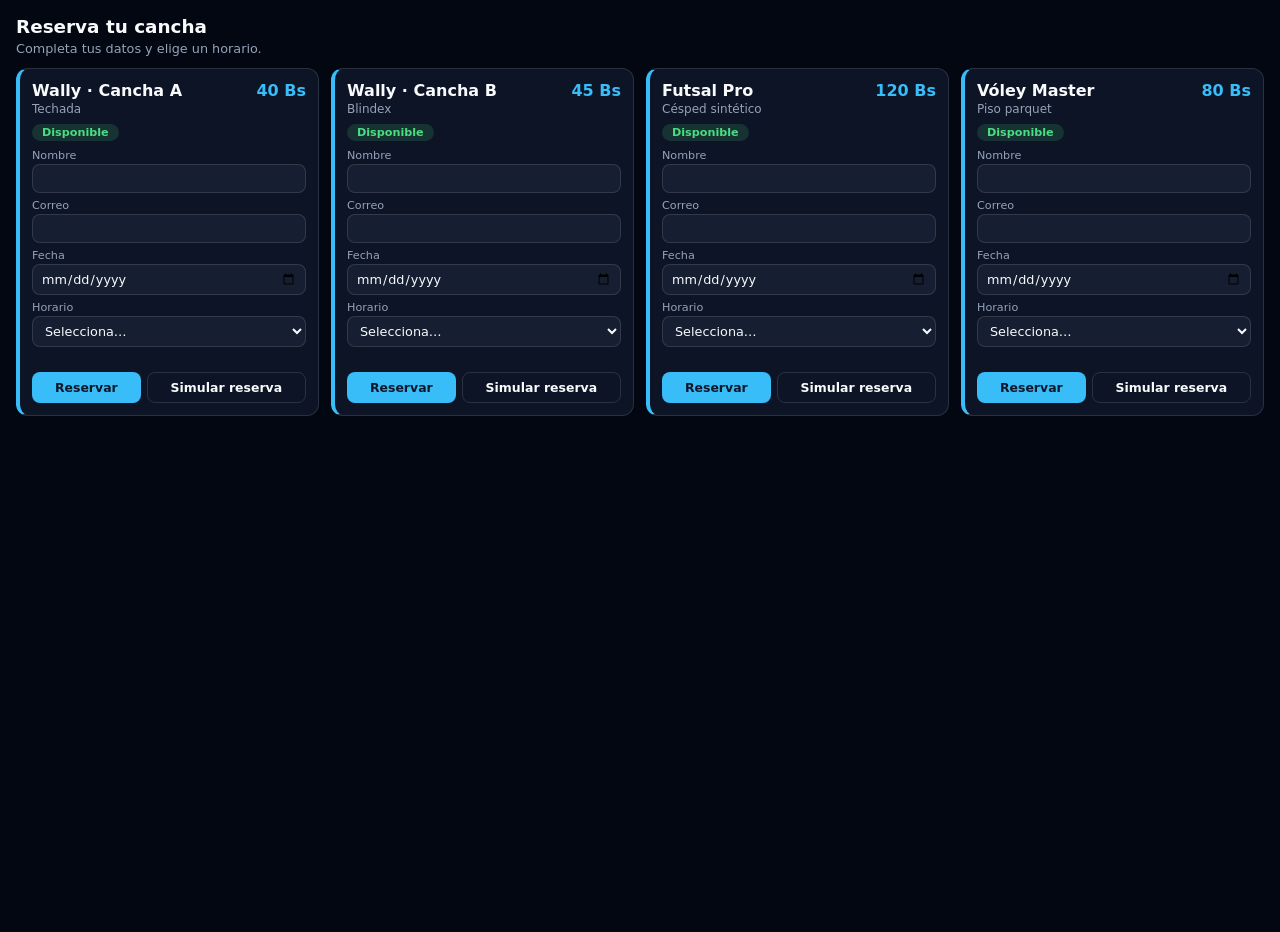
<file: semana1V/reservas/index.html>
<!DOCTYPE html>
<html lang="es">
<head>
    <meta charset="UTF-8">
    <meta name="viewport" content="width=device-width, initial-scale=1.0">
    <title>Reservas · DeporZone</title>
    <!-- Rutas relativas: funcionan en https://usuario.github.io/repo/reservas/ -->
    <link rel="stylesheet" href="reserva.css">
    <style>
        /* Solo para la demo aislada; no forma parte del componente */
        .pagina-demo { margin: 0; padding: 16px; background: #030712; min-height: 100vh; }
    </style>
</head>
<body class="pagina-demo">

    <section class="reserva-modulo" aria-labelledby="reserva-titulo">
        <h2 class="reserva-modulo__titulo" id="reserva-titulo">Reserva tu cancha</h2>
        <p class="reserva-modulo__sub">Completa tus datos y elige un horario.</p>
        <ul class="reserva-modulo__lista"></ul>

        <!-- Plantilla base: se clona una vez por cada objeto de RESERVA_DATOS -->
        <template>
            <article class="reserva-card" data-id="">
                <header class="reserva-card__cabecera">
                    <div>
                        <h3 class="reserva-card__nombre" data-campo="nombre-espacio"></h3>
                        <p class="reserva-card__detalle" data-campo="detalle"></p>
                    </div>
                    <span class="reserva-card__precio" data-campo="precio"></span>
                </header>

                <span class="reserva-card__estado" data-campo="estado" role="status"></span>

                <form class="reserva-card__form" novalidate>
                    <label class="reserva-card__campo" data-for="nombre">Nombre
                        <input class="reserva-card__input" name="nombre" type="text" maxlength="40" autocomplete="name">
                    </label>
                    <label class="reserva-card__campo" data-for="correo">Correo
                        <input class="reserva-card__input" name="correo" type="email" autocomplete="email">
                    </label>
                    <label class="reserva-card__campo" data-for="fecha">Fecha
                        <input class="reserva-card__input" name="fecha" type="date">
                    </label>
                    <label class="reserva-card__campo" data-for="hora">Horario
                        <select class="reserva-card__input" name="hora">
                            <option value="">Selecciona…</option>
                        </select>
                    </label>
                    <p class="reserva-card__mensaje" data-campo="mensaje" role="alert"></p>
                    <div class="reserva-card__acciones">
                        <button type="button" class="reserva-card__boton" data-accion="reservar">Reservar</button>
                        <button type="button" class="reserva-card__boton reserva-card__boton--sec" data-accion="simular">Simular reserva</button>
                        <button type="button" class="reserva-card__boton reserva-card__boton--sec" data-accion="cancelar" hidden>Cancelar</button>
                    </div>
                </form>
            </article>
        </template>
    </section>

    <script src="reserva-datos.js"></script>
    <script src="reserva.js"></script>
</body>
</html>
</file>
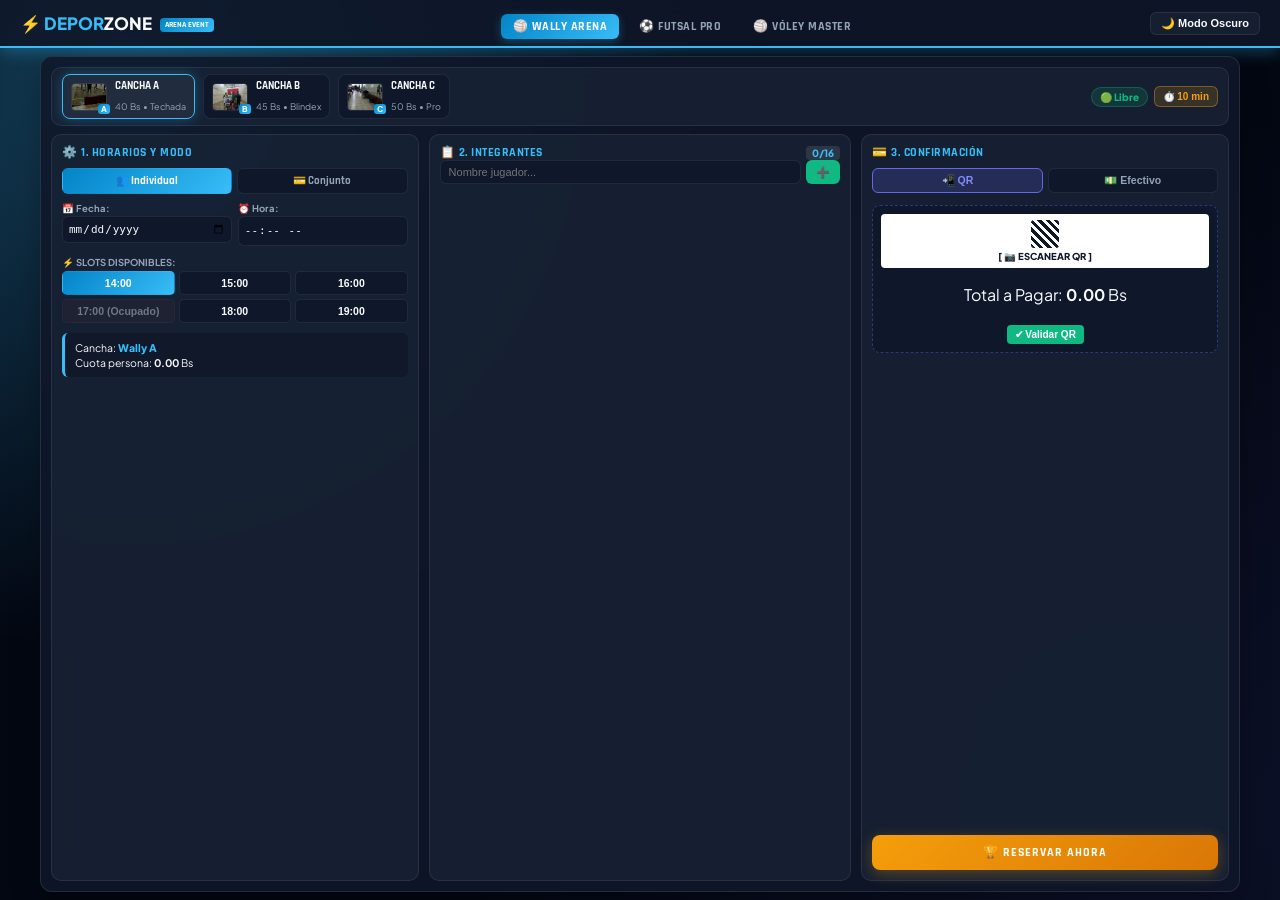
<file: semana2v/volleybol/index.html>
<!DOCTYPE html>
<html lang="es">
<head>
    <meta charset="UTF-8">
    <meta name="viewport" content="width=device-width, initial-scale=1.0">
    <title>DeporZone - Arena Gaming Hub</title>
    <link rel="stylesheet" href="styles.css">
    <link rel="preconnect" href="https://fonts.googleapis.com">
    <link rel="preconnect" href="https://fonts.gstatic.com" crossorigin>
    <link href="https://fonts.googleapis.com/css2?family=Plus+Jakarta+Sans:wght@600;700;800;900&family=Rajdhani:wght@600;700&display=swap" rel="stylesheet">
    <script src="https://code.jquery.com/jquery-3.7.1.min.js"></script>
</head>
<body class="theme-wally">

    <!-- Header Gaming Minimalista -->
    <header class="navbar-compact">
        <div class="logo">⚡ <span>DEPOR</span>ZONE <small class="beta-tag">ARENA EVENT</small></div>
        <ul class="nav-list">
            <li><a href="#" class="nav-link active spawn-balloon" data-sport="wally"><span class="nav-icon">🏐</span> WALLY ARENA</a></li>
            <li><a href="#" class="nav-link spawn-balloon" data-sport="futsal"><span class="nav-icon">⚽</span> FUTSAL PRO</a></li>
            <li><a href="#" class="nav-link spawn-balloon" data-sport="voley"><span class="nav-icon">🏐</span> VÓLEY MASTER</a></li>
        </ul>
        <button id="theme-toggle" class="theme-btn spawn-balloon">🌙 Modo Oscuro</button>
    </header>

    <main class="dashboard-wrapper">
        
        <!-- ================= SECCIÓN WALLY ================= -->
        <section id="wally" class="content-section sport-tab-active">
            <div class="dashboard-card glass-panel">
                
                <!-- TOP ROW: Canchas -->
                <div class="top-row">
                    <div class="canchas-row" id="canchas-container-wally">
                        <div class="cancha-chip selected spawn-balloon" data-cancha="A" data-precio="40">
                            <div class="chip-avatar">
                                <img src="img/vol/A.jpeg" alt="Cancha A" class="chip-img">
                                <span class="badge-lvl">A</span>
                            </div>
                            <div class="chip-info">
                                <strong>CANCHA A</strong>
                                <small>40 Bs • Techada</small>
                            </div>
                        </div>
                        <div class="cancha-chip spawn-balloon" data-cancha="B" data-precio="45">
                            <div class="chip-avatar">
                                <img src="img/vol/B.jpeg" alt="Cancha B" class="chip-img">
                                <span class="badge-lvl">B</span>
                            </div>
                            <div class="chip-info">
                                <strong>CANCHA B</strong>
                                <small>45 Bs • Blindex</small>
                            </div>
                        </div>
                        <div class="cancha-chip spawn-balloon" data-cancha="C" data-precio="50">
                            <div class="chip-avatar">
                                <img src="img/vol/C.jpeg" alt="Cancha C" class="chip-img">
                                <span class="badge-lvl">C</span>
                            </div>
                            <div class="chip-info">
                                <strong>CANCHA C</strong>
                                <small>50 Bs • Pro</small>
                            </div>
                        </div>
                    </div>

                    <button id="btn-ver-todas-wally" class="btn-ver-todas spawn-balloon" style="display:none;">↩ TODAS</button>

                    <div class="timer-corner-box">
                        <div id="status-cancha-wally" class="status-pill disponible">
                            <span id="lbl-status-wally">🟢 Libre</span>
                            <span id="timer-ocupado-wally" class="timer-tag" style="display:none;"> | ⏳ 00:00:00</span>
                        </div>
                        <button id="btn-iniciar-timer-wally" class="btn-timer-mini spawn-balloon">⏱️ 10 min</button>
                        <div id="display-timer-confirm-wally" class="timer-mini-display" style="display:none;">
                            ⏳ <strong id="time-left-wally">10:00</strong>
                        </div>
                    </div>
                </div>

                <!-- GRID 3 COLUMNAS -->
                <div class="grid-layout">
                    
                    <!-- COL 1: CONFIGURACIÓN Y HORARIOS -->
                    <div class="col-section">
                        <h4 class="col-title">⚙️ 1. Horarios y Modo</h4>
                        
                        <div class="modo-pago-selector">
                            <button class="btn-modo active spawn-balloon" data-sport="wally" data-modo="individual">👥 Individual</button>
                            <button class="btn-modo spawn-balloon" data-sport="wally" data-modo="conjunto">💳 Conjunto</button>
                        </div>

                        <div class="input-compact-grid">
                            <div class="field-mini"><label>📅 Fecha:</label><input type="date" id="fecha-wally"></div>
                            <div class="field-mini"><label>⏰ Hora:</label><input type="time" id="hora-wally" readonly></div>
                        </div>

                        <div class="horarios-container">
                            <label class="section-sublabel">⚡ Slots Disponibles:</label>
                            <div class="slots-grid" data-sport="wally">
                                <button class="slot-btn active spawn-balloon" data-time="14:00">14:00</button>
                                <button class="slot-btn spawn-balloon" data-time="15:00">15:00</button>
                                <button class="slot-btn spawn-balloon" data-time="16:00">16:00</button>
                                <button class="slot-btn ocupado" disabled>17:00 (Ocupado)</button>
                                <button class="slot-btn spawn-balloon" data-time="18:00">18:00</button>
                                <button class="slot-btn spawn-balloon" data-time="19:00">19:00</button>
                            </div>
                        </div>

                        <div id="summary-wally" class="summary-box">
                            <p>Cancha: <strong class="highlight-text">Wally <span id="lbl-cancha-wally">A</span></strong></p>
                            <p id="row-cuota-wally">Cuota persona: <strong id="cuota-persona-wally">0.00</strong> Bs</p>
                            <p id="row-total-wally" style="display:none;">Monto Total: <strong id="monto-total-conjunto-wally">40.00</strong> Bs</p>
                        </div>
                    </div>

                    <!-- COL 2: JUGADORES VS CAPITÁN -->
                    <div class="col-section">
                        <div id="panel-individual-wally" class="sub-panel-active">
                            <div class="col-header-flex">
                                <h4 class="col-title">📋 2. Integrantes</h4>
                                <span class="badge-count"><span id="total-jugadores-wally">0</span>/16</span>
                            </div>
                            <div class="input-group-mini">
                                <input type="text" id="nombre-jugador-wally" placeholder="Nombre jugador..." maxlength="25">
                                <button id="btn-anotar-wally" class="spawn-balloon">➕</button>
                            </div>
                            <div class="scroll-list-wrapper">
                                <ul id="lista-jugadores-wally" class="player-list-mini"></ul>
                            </div>
                        </div>

                        <div id="panel-conjunto-wally" class="sub-panel-hidden" style="display:none;">
                            <h4 class="col-title">👑 2. Responsable / Capitán</h4>
                            <div class="field-mini-block">
                                <label>Nombre del Capitán / Equipo:</label>
                                <input type="text" id="nombre-capitan-wally" placeholder="Ej. Team Inmortals" maxlength="35">
                            </div>
                            <div class="info-card-conjunto">
                                <p>⚡ <strong>Pago Directo:</strong> El responsable cubre el total del alquiler sin registrar 16 personas.</p>
                            </div>
                        </div>
                    </div>

                    <!-- COL 3: PASARELA -->
                    <div class="col-section">
                        <h4 class="col-title">💳 3. Confirmación</h4>
                        <div class="payment-mini-options">
                            <button class="pay-btn-mini active-pay spawn-balloon" data-sport="wally" data-method="qr">📲 QR</button>
                            <button class="pay-btn-mini spawn-balloon" data-sport="wally" data-method="efectivo">💵 Efectivo</button>
                        </div>
                        <div id="qr-container-wally" class="qr-box-mini">
                            <div class="qr-code-placeholder-mini">
                                <div class="qr-fake-art"></div>
                                <span>[ 📷 ESCANEAR QR ]</span>
                            </div>
                            <p>Total a Pagar: <strong id="monto-qr-wally">0.00</strong> Bs</p>
                            <button class="confirm-btn-mini spawn-balloon" data-sport="wally">✔ Validar QR</button>
                        </div>
                        <div class="finalizar-container-mini">
                            <button id="btn-finalizar-wally" class="btn-finalizar-reserva-mini spawn-balloon">🏆 RESERVAR AHORA</button>
                        </div>
                    </div>

                </div>
            </div>
        </section>

        <!-- ================= SECCIÓN FUTSAL ================= -->
        <section id="futsal" class="content-section" style="display: none;">
            <div class="dashboard-card glass-panel">
                <div class="top-row">
                    <div class="single-cancha-header">
                        <img src="img/vol/CANCHA.jpeg" alt="Futsal Arena" class="cancha-thumb">
                        <div class="single-cancha-text">
                            <strong>⚽ ARENA FUTSAL SINTÉTICA</strong>
                            <small>120 Bs/hora • Iluminación LED Pro</small>
                        </div>
                    </div>
                    <div class="timer-corner-box">
                        <div id="status-cancha-futsal" class="status-pill disponible">
                            <span id="lbl-status-futsal">🟢 Libre</span>
                            <span id="timer-ocupado-futsal" class="timer-tag" style="display:none;"> | ⏳ 00:00:00</span>
                        </div>
                        <button id="btn-iniciar-timer-futsal" class="btn-timer-mini spawn-balloon">⏱️ 10 min</button>
                        <div id="display-timer-confirm-futsal" class="timer-mini-display" style="display:none;">
                            ⏳ <strong id="time-left-futsal">10:00</strong>
                        </div>
                    </div>
                </div>

                <div class="grid-layout">
                    <div class="col-section">
                        <h4 class="col-title">⚙️ 1. Horarios y Modo</h4>
                        <div class="modo-pago-selector">
                            <button class="btn-modo active spawn-balloon" data-sport="futsal" data-modo="individual">👥 Individual</button>
                            <button class="btn-modo spawn-balloon" data-sport="futsal" data-modo="conjunto">💳 Conjunto</button>
                        </div>
                        <div class="input-compact-grid">
                            <div class="field-mini"><label>📅 Fecha:</label><input type="date" id="fecha-futsal"></div>
                            <div class="field-mini"><label>⏰ Hora:</label><input type="time" id="hora-futsal" readonly></div>
                        </div>

                        <div class="horarios-container">
                            <label class="section-sublabel">⚡ Slots Disponibles:</label>
                            <div class="slots-grid" data-sport="futsal">
                                <button class="slot-btn active spawn-balloon" data-time="18:00">18:00</button>
                                <button class="slot-btn spawn-balloon" data-time="19:00">19:00</button>
                                <button class="slot-btn ocupado" disabled>20:00 (Ocupado)</button>
                                <button class="slot-btn spawn-balloon" data-time="21:00">21:00</button>
                            </div>
                        </div>

                        <div id="summary-futsal" class="summary-box">
                            <p id="row-cuota-futsal">Cuota: <strong id="cuota-persona-futsal">0.00</strong> Bs</p>
                            <p id="row-total-futsal" style="display:none;">Total Cancha: <strong id="monto-total-conjunto-futsal">120.00</strong> Bs</p>
                        </div>
                    </div>

                    <div class="col-section">
                        <div id="panel-individual-futsal" class="sub-panel-active">
                            <div class="col-header-flex">
                                <h4 class="col-title">📋 2. Integrantes</h4>
                                <span class="badge-count"><span id="total-jugadores-futsal">0</span>/16</span>
                            </div>
                            <div class="input-group-mini">
                                <input type="text" id="nombre-jugador-futsal" placeholder="Nombre jugador..." maxlength="25">
                                <button id="btn-anotar-futsal" class="spawn-balloon">➕</button>
                            </div>
                            <div class="scroll-list-wrapper">
                                <ul id="lista-jugadores-futsal" class="player-list-mini"></ul>
                            </div>
                        </div>
                        <div id="panel-conjunto-futsal" class="sub-panel-hidden" style="display:none;">
                            <h4 class="col-title">👑 2. Responsable / Capitán</h4>
                            <div class="field-mini-block">
                                <label>Nombre del Capitán / Equipo:</label>
                                <input type="text" id="nombre-capitan-futsal" placeholder="Ej. Real Futsal" maxlength="35">
                            </div>
                            <div class="info-card-conjunto">
                                <p>⚡ <strong>Pago Directo:</strong> El responsable cubre el total del alquiler.</p>
                            </div>
                        </div>
                    </div>

                    <div class="col-section">
                        <h4 class="col-title">💳 3. Confirmación</h4>
                        <div class="payment-mini-options">
                            <button class="pay-btn-mini active-pay spawn-balloon" data-sport="futsal" data-method="qr">📲 QR</button>
                            <button class="pay-btn-mini spawn-balloon" data-sport="futsal" data-method="efectivo">💵 Efectivo</button>
                        </div>
                        <div id="qr-container-futsal" class="qr-box-mini">
                            <div class="qr-code-placeholder-mini">
                                <div class="qr-fake-art"></div>
                                <span>[ 📷 ESCANEAR QR ]</span>
                            </div>
                            <p>Total a Pagar: <strong id="monto-qr-futsal">0.00</strong> Bs</p>
                            <button class="confirm-btn-mini spawn-balloon" data-sport="futsal">✔ Validar QR</button>
                        </div>
                        <div class="finalizar-container-mini">
                            <button id="btn-finalizar-futsal" class="btn-finalizar-reserva-mini spawn-balloon">🏆 RESERVAR AHORA</button>
                        </div>
                    </div>
                </div>
            </div>
        </section>

        <!-- ================= SECCIÓN VÓLEY ================= -->
        <section id="voley" class="content-section" style="display: none;">
            <div class="dashboard-card glass-panel">
                <div class="top-row">
                    <div class="single-cancha-header">
                        <img src="img/vol/CANCHA.jpeg" alt="Vóley Master" class="cancha-thumb">
                        <div class="single-cancha-text">
                            <strong>🏐 ARENA VÓLEY MASTER</strong>
                            <small>80 Bs/hora • Red Ajustable Oficial</small>
                        </div>
                    </div>
                    <div class="timer-corner-box">
                        <div id="status-cancha-voley" class="status-pill disponible">
                            <span id="lbl-status-voley">🟢 Libre</span>
                            <span id="timer-ocupado-voley" class="timer-tag" style="display:none;"> | ⏳ 00:00:00</span>
                        </div>
                        <button id="btn-iniciar-timer-voley" class="btn-timer-mini spawn-balloon">⏱️ 10 min</button>
                        <div id="display-timer-confirm-voley" class="timer-mini-display" style="display:none;">
                            ⏳ <strong id="time-left-voley">10:00</strong>
                        </div>
                    </div>
                </div>

                <div class="grid-layout">
                    <div class="col-section">
                        <h4 class="col-title">⚙️ 1. Horarios y Modo</h4>
                        <div class="modo-pago-selector">
                            <button class="btn-modo active spawn-balloon" data-sport="voley" data-modo="individual">👥 Individual</button>
                            <button class="btn-modo spawn-balloon" data-sport="voley" data-modo="conjunto">💳 Conjunto</button>
                        </div>
                        <div class="input-compact-grid">
                            <div class="field-mini"><label>📅 Fecha:</label><input type="date" id="fecha-voley"></div>
                            <div class="field-mini"><label>⏰ Hora:</label><input type="time" id="hora-voley" readonly></div>
                        </div>

                        <div class="horarios-container">
                            <label class="section-sublabel">⚡ Slots Disponibles:</label>
                            <div class="slots-grid" data-sport="voley">
                                <button class="slot-btn active spawn-balloon" data-time="15:00">15:00</button>
                                <button class="slot-btn spawn-balloon" data-time="16:00">16:00</button>
                                <button class="slot-btn spawn-balloon" data-time="17:00">17:00</button>
                                <button class="slot-btn spawn-balloon" data-time="18:00">18:00</button>
                            </div>
                        </div>

                        <div id="summary-voley" class="summary-box">
                            <p id="row-cuota-voley">Cuota: <strong id="cuota-persona-voley">0.00</strong> Bs</p>
                            <p id="row-total-voley" style="display:none;">Total Cancha: <strong id="monto-total-conjunto-voley">80.00</strong> Bs</p>
                        </div>
                    </div>

                    <div class="col-section">
                        <div id="panel-individual-voley" class="sub-panel-active">
                            <div class="col-header-flex">
                                <h4 class="col-title">📋 2. Integrantes</h4>
                                <span class="badge-count"><span id="total-jugadores-voley">0</span>/16</span>
                            </div>
                            <div class="input-group-mini">
                                <input type="text" id="nombre-jugador-voley" placeholder="Nombre jugador..." maxlength="25">
                                <button id="btn-anotar-voley" class="spawn-balloon">➕</button>
                            </div>
                            <div class="scroll-list-wrapper">
                                <ul id="lista-jugadores-voley" class="player-list-mini"></ul>
                            </div>
                        </div>
                        <div id="panel-conjunto-voley" class="sub-panel-hidden" style="display:none;">
                            <h4 class="col-title">👑 2. Responsable / Capitán</h4>
                            <div class="field-mini-block">
                                <label>Nombre del Capitán / Equipo:</label>
                                <input type="text" id="nombre-capitan-voley" placeholder="Ej. Vóley Master" maxlength="35">
                            </div>
                            <div class="info-card-conjunto">
                                <p>⚡ <strong>Pago Directo:</strong> El responsable cubre el total del alquiler.</p>
                            </div>
                        </div>
                    </div>

                    <div class="col-section">
                        <h4 class="col-title">💳 3. Confirmación</h4>
                        <div class="payment-mini-options">
                            <button class="pay-btn-mini active-pay spawn-balloon" data-sport="voley" data-method="qr">📲 QR</button>
                            <button class="pay-btn-mini spawn-balloon" data-sport="voley" data-method="efectivo">💵 Efectivo</button>
                        </div>
                        <div id="qr-container-voley" class="qr-box-mini">
                            <div class="qr-code-placeholder-mini">
                                <div class="qr-fake-art"></div>
                                <span>[ 📷 ESCANEAR QR ]</span>
                            </div>
                            <p>Total a Pagar: <strong id="monto-qr-voley">0.00</strong> Bs</p>
                            <button class="confirm-btn-mini spawn-balloon" data-sport="voley">✔ Validar QR</button>
                        </div>
                        <div class="finalizar-container-mini">
                            <button id="btn-finalizar-voley" class="btn-finalizar-reserva-mini spawn-balloon">🏆 RESERVAR AHORA</button>
                        </div>
                    </div>
                </div>
            </div>
        </section>

    </main>

    <script src="script.js"></script>
</body>
</html>
</file>
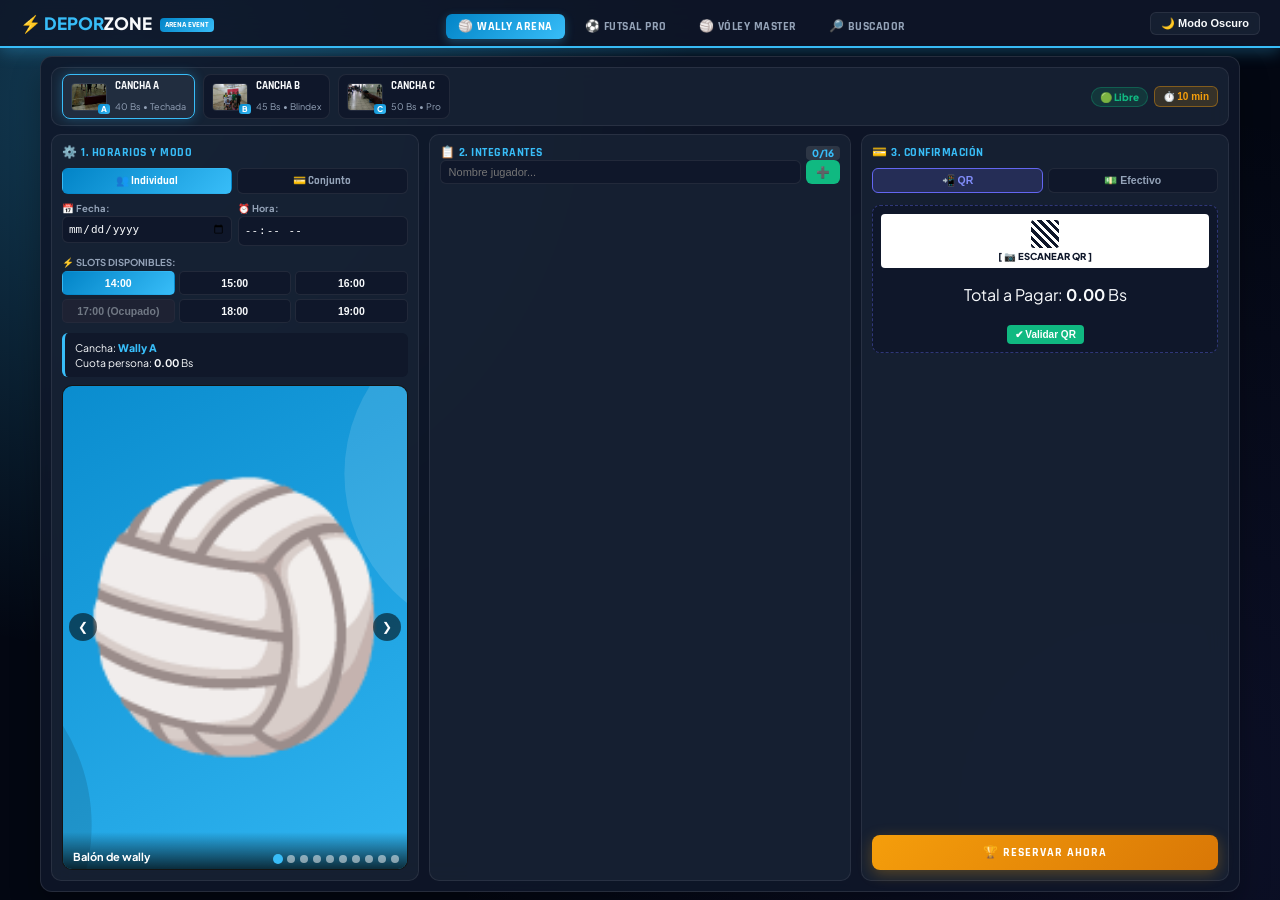
<file: semana3V/volleybol/index.html>
<!DOCTYPE html>
<html lang="es">
<head>
    <meta charset="UTF-8">
    <meta name="viewport" content="width=device-width, initial-scale=1.0">
    <title>DeporZone - Arena Gaming Hub</title>
    <link rel="manifest" href="manifest.json">
    <meta name="theme-color" content="#6366f1">
    <meta name="mobile-web-app-capable" content="yes">
    <meta name="apple-mobile-web-app-capable" content="yes">
    <meta name="apple-mobile-web-app-title" content="DeporZone">
    <link rel="icon" href="icons/icon-192.png">
    <link rel="apple-touch-icon" href="icons/icon-192.png">
    <link rel="stylesheet" href="styles.css">
    <link rel="preconnect" href="https://fonts.googleapis.com">
    <link rel="preconnect" href="https://fonts.gstatic.com" crossorigin>
    <link href="https://fonts.googleapis.com/css2?family=Plus+Jakarta+Sans:wght@600;700;800;900&family=Rajdhani:wght@600;700&display=swap" rel="stylesheet">
    <script src="https://code.jquery.com/jquery-3.7.1.min.js"></script>
</head>
<body class="theme-wally">

    <!-- Header Gaming Minimalista -->
    <header class="navbar-compact">
        <div class="logo">⚡ <span>DEPOR</span>ZONE <small class="beta-tag">ARENA EVENT</small></div>
        <ul class="nav-list">
            <li><a href="#" class="nav-link active spawn-balloon" data-sport="wally"><span class="nav-icon">🏐</span> WALLY ARENA</a></li>
            <li><a href="#" class="nav-link spawn-balloon" data-sport="futsal"><span class="nav-icon">⚽</span> FUTSAL PRO</a></li>
            <li><a href="#" class="nav-link spawn-balloon" data-sport="voley"><span class="nav-icon">🏐</span> VÓLEY MASTER</a></li>
            <li><a href="#" class="nav-link spawn-balloon" data-sport="buscador"><span class="nav-icon">🔎</span> BUSCADOR</a></li>
        </ul>
        <div class="header-actions">
            <button type="button" id="btnInstalarPWA" class="theme-btn spawn-balloon" hidden>📲 Instalar App</button>
            <button id="theme-toggle" class="theme-btn spawn-balloon">🌙 Modo Oscuro</button>
        </div>
    </header>

    <main class="dashboard-wrapper">
        
        <!-- ================= SECCIÓN WALLY ================= -->
        <section id="wally" class="content-section sport-tab-active">
            <div class="dashboard-card glass-panel">
                
                <!-- TOP ROW: Canchas -->
                <div class="top-row">
                    <div class="canchas-row" id="canchas-container-wally">
                        <div class="cancha-chip selected spawn-balloon" data-cancha="A" data-precio="40">
                            <div class="chip-avatar">
                                <img loading="lazy" src="img/vol/A.jpeg" alt="Cancha A" class="chip-img">
                                <span class="badge-lvl">A</span>
                            </div>
                            <div class="chip-info">
                                <strong>CANCHA A</strong>
                                <small>40 Bs • Techada</small>
                            </div>
                        </div>
                        <div class="cancha-chip spawn-balloon" data-cancha="B" data-precio="45">
                            <div class="chip-avatar">
                                <img loading="lazy" src="img/vol/B.jpeg" alt="Cancha B" class="chip-img">
                                <span class="badge-lvl">B</span>
                            </div>
                            <div class="chip-info">
                                <strong>CANCHA B</strong>
                                <small>45 Bs • Blindex</small>
                            </div>
                        </div>
                        <div class="cancha-chip spawn-balloon" data-cancha="C" data-precio="50">
                            <div class="chip-avatar">
                                <img loading="lazy" src="img/vol/C.jpeg" alt="Cancha C" class="chip-img">
                                <span class="badge-lvl">C</span>
                            </div>
                            <div class="chip-info">
                                <strong>CANCHA C</strong>
                                <small>50 Bs • Pro</small>
                            </div>
                        </div>
                    </div>

                    <button id="btn-ver-todas-wally" class="btn-ver-todas spawn-balloon" style="display:none;">↩ TODAS</button>

                    <div class="timer-corner-box">
                        <div id="status-cancha-wally" class="status-pill disponible">
                            <span id="lbl-status-wally">🟢 Libre</span>
                            <span id="timer-ocupado-wally" class="timer-tag" style="display:none;"> | ⏳ 00:00:00</span>
                        </div>
                        <button id="btn-iniciar-timer-wally" class="btn-timer-mini spawn-balloon">⏱️ 10 min</button>
                        <div id="display-timer-confirm-wally" class="timer-mini-display" style="display:none;">
                            ⏳ <strong id="time-left-wally">10:00</strong>
                        </div>
                    </div>
                </div>

                <!-- GRID 3 COLUMNAS -->
                <div class="grid-layout">
                    
                    <!-- COL 1: CONFIGURACIÓN Y HORARIOS -->
                    <div class="col-section">
                        <h4 class="col-title">⚙️ 1. Horarios y Modo</h4>
                        
                        <div class="modo-pago-selector">
                            <button class="btn-modo active spawn-balloon" data-sport="wally" data-modo="individual">👥 Individual</button>
                            <button class="btn-modo spawn-balloon" data-sport="wally" data-modo="conjunto">💳 Conjunto</button>
                        </div>

                        <div class="input-compact-grid">
                            <div class="field-mini"><label>📅 Fecha:</label><input type="date" id="fecha-wally"></div>
                            <div class="field-mini"><label>⏰ Hora:</label><input type="time" id="hora-wally" readonly></div>
                        </div>

                        <div class="horarios-container">
                            <label class="section-sublabel">⚡ Slots Disponibles:</label>
                            <div class="slots-grid" data-sport="wally">
                                <button class="slot-btn active spawn-balloon" data-time="14:00">14:00</button>
                                <button class="slot-btn spawn-balloon" data-time="15:00">15:00</button>
                                <button class="slot-btn spawn-balloon" data-time="16:00">16:00</button>
                                <button class="slot-btn ocupado" disabled>17:00 (Ocupado)</button>
                                <button class="slot-btn spawn-balloon" data-time="18:00">18:00</button>
                                <button class="slot-btn spawn-balloon" data-time="19:00">19:00</button>
                            </div>
                        </div>

                        <div id="summary-wally" class="summary-box">
                            <p>Cancha: <strong class="highlight-text">Wally <span id="lbl-cancha-wally">A</span></strong></p>
                            <p id="row-cuota-wally">Cuota persona: <strong id="cuota-persona-wally">0.00</strong> Bs</p>
                            <p id="row-total-wally" style="display:none;">Monto Total: <strong id="monto-total-conjunto-wally">40.00</strong> Bs</p>
                        </div>

                        <div class="carousel" data-carousel="wally" aria-label="Galería wally">
                            <div class="carousel-track">
                            </div>
                            <button class="carousel-btn prev" aria-label="Anterior">&#10094;</button>
                            <button class="carousel-btn next" aria-label="Siguiente">&#10095;</button>
                            <div class="carousel-dots"></div>
                        </div>
                    </div>

                    <!-- COL 2: JUGADORES VS CAPITÁN -->
                    <div class="col-section">
                        <div id="panel-individual-wally" class="sub-panel-active">
                            <div class="col-header-flex">
                                <h4 class="col-title">📋 2. Integrantes</h4>
                                <span class="badge-count"><span id="total-jugadores-wally">0</span>/16</span>
                            </div>
                            <div class="input-group-mini">
                                <input type="text" id="nombre-jugador-wally" placeholder="Nombre jugador..." maxlength="25">
                                <button id="btn-anotar-wally" class="spawn-balloon">➕</button>
                            </div>
                            <div class="scroll-list-wrapper">
                                <ul id="lista-jugadores-wally" class="player-list-mini"></ul>
                            </div>
                        </div>

                        <div id="panel-conjunto-wally" class="sub-panel-hidden" style="display:none;">
                            <h4 class="col-title">👑 2. Responsable / Capitán</h4>
                            <div class="field-mini-block">
                                <label>Nombre del Capitán / Equipo:</label>
                                <input type="text" id="nombre-capitan-wally" placeholder="Ej. Team Inmortals" maxlength="35">
                            </div>
                            <div class="info-card-conjunto">
                                <p>⚡ <strong>Pago Directo:</strong> El responsable cubre el total del alquiler sin registrar 16 personas.</p>
                            </div>
                        </div>
                    </div>

                    <!-- COL 3: PASARELA -->
                    <div class="col-section">
                        <h4 class="col-title">💳 3. Confirmación</h4>
                        <div class="payment-mini-options">
                            <button class="pay-btn-mini active-pay spawn-balloon" data-sport="wally" data-method="qr">📲 QR</button>
                            <button class="pay-btn-mini spawn-balloon" data-sport="wally" data-method="efectivo">💵 Efectivo</button>
                        </div>
                        <div id="qr-container-wally" class="qr-box-mini">
                            <div class="qr-code-placeholder-mini">
                                <div class="qr-fake-art"></div>
                                <span>[ 📷 ESCANEAR QR ]</span>
                            </div>
                            <p>Total a Pagar: <strong id="monto-qr-wally">0.00</strong> Bs</p>
                            <button class="confirm-btn-mini spawn-balloon" data-sport="wally">✔ Validar QR</button>
                        </div>
                        <div class="finalizar-container-mini">
                            <button id="btn-finalizar-wally" class="btn-finalizar-reserva-mini spawn-balloon">🏆 RESERVAR AHORA</button>
                        </div>
                    </div>

                </div>
            </div>
        </section>

        <!-- ================= SECCIÓN FUTSAL ================= -->
        <section id="futsal" class="content-section" style="display: none;">
            <div class="dashboard-card glass-panel">
                <div class="top-row">
                    <div class="single-cancha-header">
                        <img loading="lazy" src="img/vol/CANCHA.jpeg" alt="Futsal Arena" class="cancha-thumb">
                        <div class="single-cancha-text">
                            <strong>⚽ ARENA FUTSAL SINTÉTICA</strong>
                            <small>120 Bs/hora • Iluminación LED Pro</small>
                        </div>
                    </div>
                    <div class="timer-corner-box">
                        <div id="status-cancha-futsal" class="status-pill disponible">
                            <span id="lbl-status-futsal">🟢 Libre</span>
                            <span id="timer-ocupado-futsal" class="timer-tag" style="display:none;"> | ⏳ 00:00:00</span>
                        </div>
                        <button id="btn-iniciar-timer-futsal" class="btn-timer-mini spawn-balloon">⏱️ 10 min</button>
                        <div id="display-timer-confirm-futsal" class="timer-mini-display" style="display:none;">
                            ⏳ <strong id="time-left-futsal">10:00</strong>
                        </div>
                    </div>
                </div>

                <div class="grid-layout">
                    <div class="col-section">
                        <h4 class="col-title">⚙️ 1. Horarios y Modo</h4>
                        <div class="modo-pago-selector">
                            <button class="btn-modo active spawn-balloon" data-sport="futsal" data-modo="individual">👥 Individual</button>
                            <button class="btn-modo spawn-balloon" data-sport="futsal" data-modo="conjunto">💳 Conjunto</button>
                        </div>
                        <div class="input-compact-grid">
                            <div class="field-mini"><label>📅 Fecha:</label><input type="date" id="fecha-futsal"></div>
                            <div class="field-mini"><label>⏰ Hora:</label><input type="time" id="hora-futsal" readonly></div>
                        </div>

                        <div class="horarios-container">
                            <label class="section-sublabel">⚡ Slots Disponibles:</label>
                            <div class="slots-grid" data-sport="futsal">
                                <button class="slot-btn active spawn-balloon" data-time="18:00">18:00</button>
                                <button class="slot-btn spawn-balloon" data-time="19:00">19:00</button>
                                <button class="slot-btn ocupado" disabled>20:00 (Ocupado)</button>
                                <button class="slot-btn spawn-balloon" data-time="21:00">21:00</button>
                            </div>
                        </div>

                        <div id="summary-futsal" class="summary-box">
                            <p id="row-cuota-futsal">Cuota: <strong id="cuota-persona-futsal">0.00</strong> Bs</p>
                            <p id="row-total-futsal" style="display:none;">Total Cancha: <strong id="monto-total-conjunto-futsal">120.00</strong> Bs</p>
                        </div>

                        <div class="carousel" data-carousel="futsal" aria-label="Galería futsal">
                            <div class="carousel-track">
                            </div>
                            <button class="carousel-btn prev" aria-label="Anterior">&#10094;</button>
                            <button class="carousel-btn next" aria-label="Siguiente">&#10095;</button>
                            <div class="carousel-dots"></div>
                        </div>
                    </div>

                    <div class="col-section">
                        <div id="panel-individual-futsal" class="sub-panel-active">
                            <div class="col-header-flex">
                                <h4 class="col-title">📋 2. Integrantes</h4>
                                <span class="badge-count"><span id="total-jugadores-futsal">0</span>/16</span>
                            </div>
                            <div class="input-group-mini">
                                <input type="text" id="nombre-jugador-futsal" placeholder="Nombre jugador..." maxlength="25">
                                <button id="btn-anotar-futsal" class="spawn-balloon">➕</button>
                            </div>
                            <div class="scroll-list-wrapper">
                                <ul id="lista-jugadores-futsal" class="player-list-mini"></ul>
                            </div>
                        </div>
                        <div id="panel-conjunto-futsal" class="sub-panel-hidden" style="display:none;">
                            <h4 class="col-title">👑 2. Responsable / Capitán</h4>
                            <div class="field-mini-block">
                                <label>Nombre del Capitán / Equipo:</label>
                                <input type="text" id="nombre-capitan-futsal" placeholder="Ej. Real Futsal" maxlength="35">
                            </div>
                            <div class="info-card-conjunto">
                                <p>⚡ <strong>Pago Directo:</strong> El responsable cubre el total del alquiler.</p>
                            </div>
                        </div>
                    </div>

                    <div class="col-section">
                        <h4 class="col-title">💳 3. Confirmación</h4>
                        <div class="payment-mini-options">
                            <button class="pay-btn-mini active-pay spawn-balloon" data-sport="futsal" data-method="qr">📲 QR</button>
                            <button class="pay-btn-mini spawn-balloon" data-sport="futsal" data-method="efectivo">💵 Efectivo</button>
                        </div>
                        <div id="qr-container-futsal" class="qr-box-mini">
                            <div class="qr-code-placeholder-mini">
                                <div class="qr-fake-art"></div>
                                <span>[ 📷 ESCANEAR QR ]</span>
                            </div>
                            <p>Total a Pagar: <strong id="monto-qr-futsal">0.00</strong> Bs</p>
                            <button class="confirm-btn-mini spawn-balloon" data-sport="futsal">✔ Validar QR</button>
                        </div>
                        <div class="finalizar-container-mini">
                            <button id="btn-finalizar-futsal" class="btn-finalizar-reserva-mini spawn-balloon">🏆 RESERVAR AHORA</button>
                        </div>
                    </div>
                </div>
            </div>
        </section>

        <!-- ================= SECCIÓN VÓLEY ================= -->
        <section id="voley" class="content-section" style="display: none;">
            <div class="dashboard-card glass-panel">
                <div class="top-row">
                    <div class="single-cancha-header">
                        <img loading="lazy" src="img/vol/CANCHA.jpeg" alt="Vóley Master" class="cancha-thumb">
                        <div class="single-cancha-text">
                            <strong>🏐 ARENA VÓLEY MASTER</strong>
                            <small>80 Bs/hora • Red Ajustable Oficial</small>
                        </div>
                    </div>
                    <div class="timer-corner-box">
                        <div id="status-cancha-voley" class="status-pill disponible">
                            <span id="lbl-status-voley">🟢 Libre</span>
                            <span id="timer-ocupado-voley" class="timer-tag" style="display:none;"> | ⏳ 00:00:00</span>
                        </div>
                        <button id="btn-iniciar-timer-voley" class="btn-timer-mini spawn-balloon">⏱️ 10 min</button>
                        <div id="display-timer-confirm-voley" class="timer-mini-display" style="display:none;">
                            ⏳ <strong id="time-left-voley">10:00</strong>
                        </div>
                    </div>
                </div>

                <div class="grid-layout">
                    <div class="col-section">
                        <h4 class="col-title">⚙️ 1. Horarios y Modo</h4>
                        <div class="modo-pago-selector">
                            <button class="btn-modo active spawn-balloon" data-sport="voley" data-modo="individual">👥 Individual</button>
                            <button class="btn-modo spawn-balloon" data-sport="voley" data-modo="conjunto">💳 Conjunto</button>
                        </div>
                        <div class="input-compact-grid">
                            <div class="field-mini"><label>📅 Fecha:</label><input type="date" id="fecha-voley"></div>
                            <div class="field-mini"><label>⏰ Hora:</label><input type="time" id="hora-voley" readonly></div>
                        </div>

                        <div class="horarios-container">
                            <label class="section-sublabel">⚡ Slots Disponibles:</label>
                            <div class="slots-grid" data-sport="voley">
                                <button class="slot-btn active spawn-balloon" data-time="15:00">15:00</button>
                                <button class="slot-btn spawn-balloon" data-time="16:00">16:00</button>
                                <button class="slot-btn spawn-balloon" data-time="17:00">17:00</button>
                                <button class="slot-btn spawn-balloon" data-time="18:00">18:00</button>
                            </div>
                        </div>

                        <div id="summary-voley" class="summary-box">
                            <p id="row-cuota-voley">Cuota: <strong id="cuota-persona-voley">0.00</strong> Bs</p>
                            <p id="row-total-voley" style="display:none;">Total Cancha: <strong id="monto-total-conjunto-voley">80.00</strong> Bs</p>
                        </div>

                        <div class="carousel" data-carousel="voley" aria-label="Galería voley">
                            <div class="carousel-track">
                            </div>
                            <button class="carousel-btn prev" aria-label="Anterior">&#10094;</button>
                            <button class="carousel-btn next" aria-label="Siguiente">&#10095;</button>
                            <div class="carousel-dots"></div>
                        </div>
                    </div>

                    <div class="col-section">
                        <div id="panel-individual-voley" class="sub-panel-active">
                            <div class="col-header-flex">
                                <h4 class="col-title">📋 2. Integrantes</h4>
                                <span class="badge-count"><span id="total-jugadores-voley">0</span>/16</span>
                            </div>
                            <div class="input-group-mini">
                                <input type="text" id="nombre-jugador-voley" placeholder="Nombre jugador..." maxlength="25">
                                <button id="btn-anotar-voley" class="spawn-balloon">➕</button>
                            </div>
                            <div class="scroll-list-wrapper">
                                <ul id="lista-jugadores-voley" class="player-list-mini"></ul>
                            </div>
                        </div>
                        <div id="panel-conjunto-voley" class="sub-panel-hidden" style="display:none;">
                            <h4 class="col-title">👑 2. Responsable / Capitán</h4>
                            <div class="field-mini-block">
                                <label>Nombre del Capitán / Equipo:</label>
                                <input type="text" id="nombre-capitan-voley" placeholder="Ej. Vóley Master" maxlength="35">
                            </div>
                            <div class="info-card-conjunto">
                                <p>⚡ <strong>Pago Directo:</strong> El responsable cubre el total del alquiler.</p>
                            </div>
                        </div>
                    </div>

                    <div class="col-section">
                        <h4 class="col-title">💳 3. Confirmación</h4>
                        <div class="payment-mini-options">
                            <button class="pay-btn-mini active-pay spawn-balloon" data-sport="voley" data-method="qr">📲 QR</button>
                            <button class="pay-btn-mini spawn-balloon" data-sport="voley" data-method="efectivo">💵 Efectivo</button>
                        </div>
                        <div id="qr-container-voley" class="qr-box-mini">
                            <div class="qr-code-placeholder-mini">
                                <div class="qr-fake-art"></div>
                                <span>[ 📷 ESCANEAR QR ]</span>
                            </div>
                            <p>Total a Pagar: <strong id="monto-qr-voley">0.00</strong> Bs</p>
                            <button class="confirm-btn-mini spawn-balloon" data-sport="voley">✔ Validar QR</button>
                        </div>
                        <div class="finalizar-container-mini">
                            <button id="btn-finalizar-voley" class="btn-finalizar-reserva-mini spawn-balloon">🏆 RESERVAR AHORA</button>
                        </div>
                    </div>
                </div>
            </div>
        </section>


        <!-- ================= SECCIÓN BUSCADOR (estilo Google Imágenes) ================= -->
        <section id="buscador" class="content-section" style="display: none;">
            <div class="dashboard-card glass-panel buscador-card">
                <form class="gs-bar" id="gs-form" role="search" autocomplete="off">
                    <span class="gs-icon" aria-hidden="true">🔎</span>
                    <input type="search" id="gs-input" placeholder="Busca: wally, voleibol, fútbol…" aria-label="Buscar imágenes">
                    <button type="submit" class="gs-go">Buscar</button>
                </form>

                <div class="gs-tabs" id="gs-tabs" role="tablist">
                    <button type="button" class="gs-tab active" data-cat="all">Todo</button>
                    <button type="button" class="gs-tab" data-cat="wally">🏐 Wally</button>
                    <button type="button" class="gs-tab" data-cat="voley">🏐 Voleibol</button>
                    <button type="button" class="gs-tab" data-cat="futsal">⚽ Fútbol</button>
                </div>

                <div class="gs-scroll">
                    <aside id="gs-knowledge" class="gs-knowledge" hidden></aside>
                    <p id="gs-count" class="gs-count"></p>
                    <p id="gs-credit" class="gs-credit" hidden></p>
                    <div id="gs-grid" class="gs-grid" aria-live="polite"></div>
                    <p id="gs-empty" class="gs-empty" hidden>Sin resultados. Prueba con “wally”, “voleibol” o “fútbol”.</p>
                </div>
            </div>
        </section>

    </main>

    <script src="carousel-data.js"></script>
    <script src="script.js"></script>
    <script src="buscador.js"></script>
    <script>
        if ('serviceWorker' in navigator) {
            window.addEventListener('load', function () {
                navigator.serviceWorker.register('./sw.js').catch(function (err) {
                    console.error('Fallo al registrar el Service Worker:', err);
                });
            });
        }

        let eventoInstalacion;
        const btnInstalar = document.getElementById('btnInstalarPWA');

        window.addEventListener('beforeinstallprompt', (e) => {
            e.preventDefault();
            eventoInstalacion = e;
            if (btnInstalar) btnInstalar.hidden = false;
        });

        if (btnInstalar) {
            btnInstalar.addEventListener('click', async () => {
                if (!eventoInstalacion) return;
                eventoInstalacion.prompt();
                await eventoInstalacion.userChoice;
                eventoInstalacion = null;
                btnInstalar.hidden = true;
            });
        }

        window.addEventListener('appinstalled', () => {
            eventoInstalacion = null;
            if (btnInstalar) btnInstalar.hidden = true;
        });
    </script>
</body>
</html>
</file>
<file: semana1V/reservas/reserva.css>
/* ==========================================================
   Componente "Sistema de Reservas"  ·  prefijo: .reserva-
   - Ningún selector de etiqueta suelto: todo cuelga de .reserva-*
   - Hereda el tema de DeporZone si existe (--active-accent, etc.)
     y usa valores por defecto si el componente va solo.
   ========================================================== */

.reserva-modulo {
    --reserva-acento: var(--active-accent, #38bdf8);
    --reserva-ok: #4ade80;
    --reserva-error: #f87171;
    --reserva-texto: var(--text-color, #f8fafc);
    --reserva-muted: var(--text-muted, #94a3b8);
    --reserva-fondo: var(--card-bg, rgba(15, 23, 42, 0.88));
    --reserva-caja: var(--box-bg, rgba(30, 41, 59, 0.55));
    --reserva-borde: var(--border-color, rgba(255, 255, 255, 0.12));

    color: var(--reserva-texto);
    font-family: 'Plus Jakarta Sans', system-ui, sans-serif;
}

.reserva-modulo__titulo { margin: 0 0 4px; font-size: 1.15rem; }
.reserva-modulo__sub    { margin: 0 0 12px; font-size: .8rem; color: var(--reserva-muted); }

.reserva-modulo__lista {
    display: grid;
    grid-template-columns: repeat(auto-fill, minmax(260px, 1fr));
    gap: 12px;
    list-style: none;
    margin: 0;
    padding: 0;
}

/* ---------- Tarjeta ---------- */
.reserva-card {
    display: flex;
    flex-direction: column;
    gap: 8px;
    padding: 12px;
    background: var(--reserva-fondo);
    border: 1px solid var(--reserva-borde);
    border-left: 4px solid var(--reserva-acento);
    border-radius: 12px;
    transition: border-color .2s, box-shadow .2s, opacity .2s;
}

.reserva-card__cabecera { display: flex; justify-content: space-between; align-items: flex-start; gap: 8px; }
.reserva-card__nombre   { margin: 0; font-size: 1rem; }
.reserva-card__detalle  { margin: 2px 0 0; font-size: .75rem; color: var(--reserva-muted); }
.reserva-card__precio   { font-weight: 800; white-space: nowrap; color: var(--reserva-acento); }

.reserva-card__estado {
    align-self: flex-start;
    padding: 2px 10px;
    border-radius: 999px;
    font-size: .7rem;
    font-weight: 800;
    background: rgba(74, 222, 128, .15);
    color: var(--reserva-ok);
}

.reserva-card__form  { display: grid; gap: 6px; margin: 0; }
.reserva-card__campo { display: grid; gap: 2px; font-size: .7rem; color: var(--reserva-muted); }

.reserva-card__input {
    box-sizing: border-box;
    width: 100%;
    padding: 6px 8px;
    font: inherit;
    font-size: .8rem;
    color: var(--reserva-texto);
    background: var(--reserva-caja);
    border: 1px solid var(--reserva-borde);
    border-radius: 8px;
}
.reserva-card__input:focus-visible { outline: 2px solid var(--reserva-acento); outline-offset: 1px; }
.reserva-card__input--invalido { border-color: var(--reserva-error); }

.reserva-card__mensaje { min-height: 1.1em; margin: 0; font-size: .72rem; color: var(--reserva-error); }
.reserva-card__mensaje--ok { color: var(--reserva-ok); }

.reserva-card__acciones { display: flex; gap: 6px; flex-wrap: wrap; }

.reserva-card__boton {
    box-sizing: border-box;
    flex: 1 1 auto;
    padding: 7px 10px;
    font: inherit;
    font-size: .78rem;
    font-weight: 800;
    color: #0f172a;
    background: var(--reserva-acento);
    border: 0;
    border-radius: 8px;
    cursor: pointer;
}
.reserva-card__boton:hover { filter: brightness(1.1); }
.reserva-card__boton:focus-visible { outline: 2px solid var(--reserva-texto); outline-offset: 2px; }
.reserva-card__boton--sec {
    color: var(--reserva-texto);
    background: transparent;
    border: 1px solid var(--reserva-borde);
}
.reserva-card__boton[hidden] { display: none; }

/* ---------- Modificador de estado: reservado ---------- */
.reserva-card--reservado {
    border-left-color: var(--reserva-error);
    box-shadow: 0 0 0 1px rgba(248, 113, 113, .25);
}
.reserva-card--reservado .reserva-card__estado {
    background: rgba(248, 113, 113, .15);
    color: var(--reserva-error);
}
.reserva-card--reservado .reserva-card__precio { color: var(--reserva-muted); }
</file>
<file: semana2v/volleybol/styles.css>
:root {
    --bg-color: #030712;
    --card-bg: rgba(15, 23, 42, 0.88);
    --glass-border: rgba(255, 255, 255, 0.1);
    --text-color: #f8fafc;
    --text-muted: #94a3b8;
    --box-bg: rgba(30, 41, 59, 0.55);
    --border-color: rgba(255, 255, 255, 0.08);

    --accent-wally: #38bdf8;
    --wally-gradient: linear-gradient(135deg, #0284c7, #38bdf8);
    --wally-glow: rgba(56, 189, 248, 0.3);

    --accent-futsal: #4ade80;
    --futsal-gradient: linear-gradient(135deg, #16a34a, #4ade80);
    --futsal-glow: rgba(74, 222, 128, 0.3);

    --accent-voley: #fbbf24;
    --voley-gradient: linear-gradient(135deg, #d97706, #fbbf24);
    --voley-glow: rgba(251, 191, 36, 0.3);

    --active-accent: var(--accent-wally);
    --active-gradient: var(--wally-gradient);
    --active-glow: var(--wally-glow);
}

/* SÍ FUNCIONA EL MODO CLARO */
body.light-theme {
    --bg-color: #e2e8f0;
    --card-bg: rgba(255, 255, 255, 0.95);
    --glass-border: rgba(0, 0, 0, 0.12);
    --text-color: #0f172a;
    --text-muted: #475569;
    --box-bg: rgba(241, 245, 249, 0.95);
    --border-color: rgba(0, 0, 0, 0.12);
}

body.theme-wally { --active-accent: var(--accent-wally); --active-gradient: var(--wally-gradient); --active-glow: var(--wally-glow); }
body.theme-futsal { --active-accent: var(--accent-futsal); --active-gradient: var(--futsal-gradient); --active-glow: var(--futsal-glow); }
body.theme-voley { --active-accent: var(--accent-voley); --active-gradient: var(--voley-gradient); --active-glow: var(--voley-glow); }

* { box-sizing: border-box; }

body {
    font-family: 'Plus Jakarta Sans', sans-serif;
    background-color: var(--bg-color);
    background-image: 
        radial-gradient(circle at 10% 10%, var(--active-glow) 0px, transparent 40%),
        radial-gradient(circle at 90% 90%, rgba(99, 102, 241, 0.1) 0px, transparent 50%);
    color: var(--text-color);
    margin: 0;
    padding: 0;
    height: 100vh;
    overflow: hidden;
    position: relative;
    transition: background-color 0.3s ease, color 0.3s ease;
}

/* EFECTO DE GLOBOS FLOTANTES */
.floating-balloon {
    position: fixed;
    pointer-events: none;
    font-size: 20px;
    user-select: none;
    z-index: 9999;
    animation: balloonFloat 1.2s cubic-bezier(0.25, 1, 0.5, 1) forwards;
}

@keyframes balloonFloat {
    0% {
        opacity: 1;
        transform: translate(-50%, -50%) scale(0.6) translateY(0);
    }
    50% {
        opacity: 0.9;
        transform: translate(-50%, -50%) scale(1.2) translateY(-40px);
    }
    100% {
        opacity: 0;
        transform: translate(-50%, -50%) scale(0.9) translateY(-90px);
    }
}

/* NAVBAR */
.navbar-compact {
    display: flex;
    justify-content: space-between;
    align-items: center;
    background: var(--card-bg);
    backdrop-filter: blur(16px);
    padding: 0 20px;
    height: 48px;
    border-bottom: 2px solid var(--active-accent);
    box-shadow: 0 4px 15px var(--active-glow);
}

.logo { font-size: 17px; font-weight: 900; }
.logo span { color: var(--active-accent); }
.beta-tag { font-size: 8px; background: var(--active-gradient); color: #fff; padding: 2px 5px; border-radius: 4px; vertical-align: middle; margin-left: 5px; font-family: 'Rajdhani', sans-serif; }

.nav-list { list-style: none; display: flex; gap: 8px; margin: 0; padding: 0; }
.nav-link { 
    color: var(--text-muted); 
    text-decoration: none; 
    font-weight: 800; 
    font-size: 12px; 
    padding: 5px 12px;
    border-radius: 6px;
    font-family: 'Rajdhani', sans-serif;
    letter-spacing: 0.5px;
    transition: all 0.2s;
}
.nav-link:hover { color: var(--text-color); background: rgba(255, 255, 255, 0.08); }
.nav-link.active { color: #fff; background: var(--active-gradient); box-shadow: 0 3px 10px var(--active-glow); }

.theme-btn {
    background: var(--box-bg);
    border: 1px solid var(--border-color);
    color: var(--text-color);
    padding: 4px 10px;
    border-radius: 6px;
    font-size: 11px;
    font-weight: 800;
    cursor: pointer;
}

/* LAYOUT GENERAL */
.dashboard-wrapper {
    height: calc(100vh - 48px);
    padding: 8px;
    display: flex;
    justify-content: center;
    align-items: center;
}

.content-section { width: 100%; height: 100%; max-width: 1200px; }

.glass-panel {
    background: var(--card-bg);
    backdrop-filter: blur(16px);
    border-radius: 12px;
    height: 100%;
    padding: 10px;
    display: flex;
    flex-direction: column;
    gap: 8px;
    border: 1px solid var(--glass-border);
    box-shadow: 0 15px 30px rgba(0, 0, 0, 0.3);
}

/* TOP ROW */
.top-row {
    display: flex;
    justify-content: space-between;
    align-items: center;
    background: var(--box-bg);
    padding: 6px 10px;
    border-radius: 10px;
    border: 1px solid var(--border-color);
}

.canchas-row { display: flex; gap: 8px; flex: 1; }

.cancha-chip {
    display: flex;
    align-items: center;
    gap: 8px;
    background: var(--card-bg);
    border: 1px solid var(--border-color);
    padding: 4px 8px;
    border-radius: 8px;
    cursor: pointer;
    transition: all 0.2s ease;
}

.cancha-chip:hover { border-color: var(--active-accent); }
.cancha-chip.selected { 
    border-color: var(--active-accent); 
    background: rgba(255, 255, 255, 0.05); 
    box-shadow: 0 0 12px var(--active-glow); 
}
.cancha-chip.hidden { display: none !important; }

/* MINIATURAS MEDIANAS */
.chip-avatar { position: relative; width: 36px; height: 28px; }
.chip-img { width: 36px; height: 28px; object-fit: cover; border-radius: 4px; border: 1px solid var(--border-color); }
.badge-lvl {
    position: absolute;
    bottom: -3px;
    right: -3px;
    background: var(--active-gradient);
    color: white;
    font-size: 8px;
    font-weight: 900;
    padding: 0 3px;
    border-radius: 3px;
}

.chip-info strong { display: block; font-size: 11px; font-weight: 800; font-family: 'Rajdhani', sans-serif; }
.chip-info small { font-size: 9px; color: var(--text-muted); }

.btn-ver-todas {
    background: var(--active-gradient);
    color: white;
    border: none;
    padding: 6px 10px;
    border-radius: 6px;
    font-weight: 800;
    font-size: 10px;
    cursor: pointer;
    font-family: 'Rajdhani', sans-serif;
}

/* HEADER FUTSAL / VÓLEY */
.single-cancha-header { display: flex; align-items: center; gap: 8px; }
.cancha-thumb { width: 42px; height: 30px; object-fit: cover; border-radius: 6px; border: 1px solid var(--border-color); }
.single-cancha-text strong { display: block; font-size: 12px; font-weight: 800; color: var(--active-accent); font-family: 'Rajdhani', sans-serif; }
.single-cancha-text small { font-size: 10px; color: var(--text-muted); }

/* STATUS Y TIMER */
.timer-corner-box { display: flex; align-items: center; gap: 6px; }

.status-pill {
    padding: 3px 8px;
    border-radius: 15px;
    font-size: 10px;
    font-weight: 800;
}
.status-pill.disponible { background: rgba(16, 185, 129, 0.15); color: #10b981; border: 1px solid rgba(16, 185, 129, 0.3); }
.status-pill.ocupado { background: rgba(239, 68, 68, 0.15); color: #ef4444; border: 1px solid rgba(239, 68, 68, 0.3); }

.btn-timer-mini {
    background: rgba(245, 158, 11, 0.15);
    border: 1px solid rgba(245, 158, 11, 0.4);
    color: #f59e0b;
    padding: 4px 8px;
    border-radius: 6px;
    font-size: 10px;
    font-weight: 800;
    cursor: pointer;
}

.timer-mini-display {
    background: rgba(245, 158, 11, 0.2);
    color: #f59e0b;
    border: 1px solid #f59e0b;
    padding: 3px 6px;
    border-radius: 6px;
    font-size: 10px;
    font-weight: 800;
}

/* GRID 3 COLUMNAS COMPACTO */
.grid-layout {
    display: grid;
    grid-template-columns: 1fr 1.15fr 1fr;
    gap: 10px;
    flex: 1;
    min-height: 0;
}

.col-section {
    background: var(--box-bg);
    border-radius: 10px;
    padding: 10px;
    border: 1px solid var(--border-color);
    display: flex;
    flex-direction: column;
    gap: 8px;
    min-height: 0;
}

.col-title { 
    font-family: 'Rajdhani', sans-serif;
    margin: 0; 
    font-size: 12px; 
    font-weight: 800;
    letter-spacing: 0.5px;
    text-transform: uppercase; 
    color: var(--active-accent); 
}

.section-sublabel { display: block; font-size: 9.5px; font-weight: 700; color: var(--text-muted); margin-bottom: 3px; text-transform: uppercase; }

/* SLOTS HORARIOS */
.horarios-container { margin: 2px 0; }
.slots-grid { display: grid; grid-template-columns: 1fr 1fr 1fr; gap: 4px; }
.slot-btn {
    background: var(--card-bg);
    border: 1px solid var(--border-color);
    color: var(--text-color);
    padding: 5px;
    border-radius: 5px;
    font-size: 10.5px;
    font-weight: 700;
    cursor: pointer;
    text-align: center;
}
.slot-btn:hover:not(:disabled) { border-color: var(--active-accent); }
.slot-btn.active { background: var(--active-gradient); color: white; border-color: transparent; }
.slot-btn.ocupado { opacity: 0.4; cursor: not-allowed; background: rgba(239, 68, 68, 0.1); }

/* SELECTOR MODO */
.modo-pago-selector { display: flex; gap: 5px; }
.btn-modo {
    flex: 1;
    padding: 5px;
    font-size: 10.5px;
    border: 1px solid var(--border-color);
    background: var(--card-bg);
    color: var(--text-muted);
    border-radius: 6px;
    font-weight: 800;
    font-family: 'Rajdhani', sans-serif;
    cursor: pointer;
}
.btn-modo.active { background: var(--active-gradient); color: white; border-color: transparent; }

.input-compact-grid { display: grid; grid-template-columns: 1fr 1fr; gap: 6px; }
.field-mini label { display: block; font-size: 9.5px; font-weight: 700; color: var(--text-muted); margin-bottom: 2px; }
.field-mini input, .field-mini-block input {
    width: 100%;
    padding: 5px;
    font-size: 11px;
    border: 1px solid var(--border-color);
    background: var(--card-bg);
    color: var(--text-color);
    border-radius: 6px;
    outline: none;
}

.info-card-conjunto {
    background: rgba(255, 255, 255, 0.03);
    border: 1px solid var(--active-accent);
    padding: 8px;
    border-radius: 6px;
    font-size: 10.5px;
    line-height: 1.4;
    color: var(--text-muted);
    margin-top: 6px;
}
.info-card-conjunto strong { color: var(--active-accent); }

.summary-box {
    background: var(--card-bg);
    padding: 6px 10px;
    border-radius: 6px;
    font-size: 10.5px;
    border-left: 3px solid var(--active-accent);
}
.summary-box p { margin: 2px 0; }
.highlight-text { color: var(--active-accent); font-weight: 800; }

/* JUGADORES */
.col-header-flex { display: flex; justify-content: space-between; align-items: center; }
.badge-count { font-size: 10px; background: rgba(255, 255, 255, 0.1); color: var(--active-accent); padding: 1px 6px; border-radius: 4px; font-weight: 800; }

.input-group-mini { display: flex; gap: 5px; }
.input-group-mini input {
    flex: 1;
    padding: 5px 8px;
    font-size: 11px;
    border: 1px solid var(--border-color);
    background: var(--card-bg);
    color: var(--text-color);
    border-radius: 6px;
    outline: none;
}
.input-group-mini button {
    background: #10b981;
    color: white;
    border: none;
    padding: 5px 10px;
    border-radius: 6px;
    font-weight: 800;
    font-size: 11px;
    cursor: pointer;
}

.scroll-list-wrapper { flex: 1; overflow-y: auto; padding-right: 2px; margin-top: 4px; }
.player-list-mini { list-style: none; padding: 0; margin: 0; }
.player-list-mini li {
    background: var(--card-bg);
    border: 1px solid var(--border-color);
    padding: 5px 8px;
    margin-bottom: 4px;
    border-radius: 6px;
    display: flex;
    justify-content: space-between;
    align-items: center;
    font-size: 10.5px;
}

.btn-check-asistencia, .btn-check-pago {
    padding: 2px 5px;
    border-radius: 4px;
    font-size: 9.5px;
    font-weight: 800;
    border: none;
    cursor: pointer;
}
.btn-check-asistencia.confirmado { background: #3b82f6; color: white; }
.btn-check-pago.pagado { background: #10b981; color: white; }

/* PASARELA */
.payment-mini-options { display: flex; gap: 5px; }
.pay-btn-mini {
    flex: 1;
    padding: 5px;
    border: 1px solid var(--border-color);
    background: var(--card-bg);
    color: var(--text-muted);
    font-weight: 800;
    border-radius: 6px;
    font-size: 10.5px;
    cursor: pointer;
}
.pay-btn-mini.active-pay { background: rgba(99, 102, 241, 0.2); color: #818cf8; border-color: #6366f1; }

.qr-box-mini {
    background: var(--card-bg);
    padding: 8px;
    border-radius: 8px;
    text-align: center;
    border: 1px dashed rgba(99, 102, 241, 0.4);
    margin-top: 4px;
}
.qr-code-placeholder-mini {
    background: #ffffff;
    color: #0f172a;
    padding: 6px;
    font-size: 9.5px;
    font-weight: 900;
    border-radius: 4px;
    margin-bottom: 3px;
}
.qr-fake-art {
    width: 28px;
    height: 28px;
    margin: 0 auto 2px auto;
    background: repeating-linear-gradient(45deg, #0f172a, #0f172a 3px, #fff 3px, #fff 6px);
    border-radius: 3px;
}

.confirm-btn-mini {
    background: #10b981;
    color: white;
    border: none;
    padding: 4px 8px;
    font-size: 10px;
    border-radius: 4px;
    font-weight: 800;
    cursor: pointer;
}

.finalizar-container-mini { margin-top: auto; }
.btn-finalizar-reserva-mini {
    width: 100%;
    background: linear-gradient(135deg, #f59e0b, #d97706);
    color: white;
    border: none;
    padding: 10px;
    font-size: 12px;
    font-weight: 900;
    border-radius: 8px;
    cursor: pointer;
    font-family: 'Rajdhani', sans-serif;
    letter-spacing: 1px;
    box-shadow: 0 4px 15px rgba(245, 158, 11, 0.3);
}

::-webkit-scrollbar { width: 3px; }
::-webkit-scrollbar-track { background: transparent; }
::-webkit-scrollbar-thumb { background: var(--border-color); border-radius: 3px; }
</file>
<file: semana3V/volleybol/styles.css>
:root {
    --bg-color: #030712;
    --card-bg: rgba(15, 23, 42, 0.88);
    --glass-border: rgba(255, 255, 255, 0.1);
    --text-color: #f8fafc;
    --text-muted: #94a3b8;
    --box-bg: rgba(30, 41, 59, 0.55);
    --border-color: rgba(255, 255, 255, 0.08);

    --accent-wally: #38bdf8;
    --wally-gradient: linear-gradient(135deg, #0284c7, #38bdf8);
    --wally-glow: rgba(56, 189, 248, 0.3);

    --accent-futsal: #4ade80;
    --futsal-gradient: linear-gradient(135deg, #16a34a, #4ade80);
    --futsal-glow: rgba(74, 222, 128, 0.3);

    --accent-voley: #fbbf24;
    --voley-gradient: linear-gradient(135deg, #d97706, #fbbf24);
    --voley-glow: rgba(251, 191, 36, 0.3);

    --active-accent: var(--accent-wally);
    --active-gradient: var(--wally-gradient);
    --active-glow: var(--wally-glow);
}

/* SÍ FUNCIONA EL MODO CLARO */
body.light-theme {
    --bg-color: #e2e8f0;
    --card-bg: rgba(255, 255, 255, 0.95);
    --glass-border: rgba(0, 0, 0, 0.12);
    --text-color: #0f172a;
    --text-muted: #475569;
    --box-bg: rgba(241, 245, 249, 0.95);
    --border-color: rgba(0, 0, 0, 0.12);
}

body.theme-wally { --active-accent: var(--accent-wally); --active-gradient: var(--wally-gradient); --active-glow: var(--wally-glow); }
body.theme-futsal { --active-accent: var(--accent-futsal); --active-gradient: var(--futsal-gradient); --active-glow: var(--futsal-glow); }
body.theme-voley { --active-accent: var(--accent-voley); --active-gradient: var(--voley-gradient); --active-glow: var(--voley-glow); }

* { box-sizing: border-box; }

body {
    font-family: 'Plus Jakarta Sans', sans-serif;
    background-color: var(--bg-color);
    background-image: 
        radial-gradient(circle at 10% 10%, var(--active-glow) 0px, transparent 40%),
        radial-gradient(circle at 90% 90%, rgba(99, 102, 241, 0.1) 0px, transparent 50%);
    color: var(--text-color);
    margin: 0;
    padding: 0;
    height: 100vh;
    height: 100dvh;
    overflow: hidden;
    position: relative;
    transition: background-color 0.3s ease, color 0.3s ease;
}

/* EFECTO DE GLOBOS FLOTANTES */
.floating-balloon {
    position: fixed;
    pointer-events: none;
    font-size: 20px;
    user-select: none;
    z-index: 9999;
    animation: balloonFloat 1.2s cubic-bezier(0.25, 1, 0.5, 1) forwards;
}

@keyframes balloonFloat {
    0% {
        opacity: 1;
        transform: translate(-50%, -50%) scale(0.6) translateY(0);
    }
    50% {
        opacity: 0.9;
        transform: translate(-50%, -50%) scale(1.2) translateY(-40px);
    }
    100% {
        opacity: 0;
        transform: translate(-50%, -50%) scale(0.9) translateY(-90px);
    }
}

/* NAVBAR */
.navbar-compact {
    display: flex;
    justify-content: space-between;
    align-items: center;
    background: var(--card-bg);
    backdrop-filter: blur(16px);
    padding: 0 20px;
    height: 48px;
    border-bottom: 2px solid var(--active-accent);
    box-shadow: 0 4px 15px var(--active-glow);
}

.logo { font-size: 17px; font-weight: 900; }
.logo span { color: var(--active-accent); }
.beta-tag { font-size: 8px; background: var(--active-gradient); color: #fff; padding: 2px 5px; border-radius: 4px; vertical-align: middle; margin-left: 5px; font-family: 'Rajdhani', sans-serif; }

.nav-list { list-style: none; display: flex; gap: 8px; margin: 0; padding: 0; }
.nav-link { 
    color: var(--text-muted); 
    text-decoration: none; 
    font-weight: 800; 
    font-size: 12px; 
    padding: 5px 12px;
    border-radius: 6px;
    font-family: 'Rajdhani', sans-serif;
    letter-spacing: 0.5px;
    transition: all 0.2s;
}
.nav-link:hover { color: var(--text-color); background: rgba(255, 255, 255, 0.08); }
.nav-link.active { color: #fff; background: var(--active-gradient); box-shadow: 0 3px 10px var(--active-glow); }

.theme-btn {
    background: var(--box-bg);
    border: 1px solid var(--border-color);
    color: var(--text-color);
    padding: 4px 10px;
    border-radius: 6px;
    font-size: 11px;
    font-weight: 800;
    cursor: pointer;
}

/* LAYOUT GENERAL */
.dashboard-wrapper {
    height: calc(100vh - 48px);
    height: calc(100dvh - 48px);
    padding: 8px;
    display: flex;
    justify-content: center;
    align-items: center;
}

.content-section { width: 100%; height: 100%; max-width: 1200px; }

.glass-panel {
    background: var(--card-bg);
    backdrop-filter: blur(16px);
    border-radius: 12px;
    height: 100%;
    padding: 10px;
    display: flex;
    flex-direction: column;
    gap: 8px;
    border: 1px solid var(--glass-border);
    box-shadow: 0 15px 30px rgba(0, 0, 0, 0.3);
}

/* TOP ROW */
.top-row {
    display: flex;
    justify-content: space-between;
    align-items: center;
    background: var(--box-bg);
    padding: 6px 10px;
    border-radius: 10px;
    border: 1px solid var(--border-color);
}

.canchas-row { display: flex; gap: 8px; flex: 1; }

.cancha-chip {
    display: flex;
    align-items: center;
    gap: 8px;
    background: var(--card-bg);
    border: 1px solid var(--border-color);
    padding: 4px 8px;
    border-radius: 8px;
    cursor: pointer;
    transition: all 0.2s ease;
}

.cancha-chip:hover { border-color: var(--active-accent); }
.cancha-chip.selected { 
    border-color: var(--active-accent); 
    background: rgba(255, 255, 255, 0.05); 
    box-shadow: 0 0 12px var(--active-glow); 
}
.cancha-chip.hidden { display: none !important; }

/* MINIATURAS MEDIANAS */
.chip-avatar { position: relative; width: 36px; height: 28px; }
.chip-img { width: 36px; height: 28px; object-fit: cover; border-radius: 4px; border: 1px solid var(--border-color); }
.badge-lvl {
    position: absolute;
    bottom: -3px;
    right: -3px;
    background: var(--active-gradient);
    color: white;
    font-size: 8px;
    font-weight: 900;
    padding: 0 3px;
    border-radius: 3px;
}

.chip-info strong { display: block; font-size: 11px; font-weight: 800; font-family: 'Rajdhani', sans-serif; }
.chip-info small { font-size: 9px; color: var(--text-muted); }

.btn-ver-todas {
    background: var(--active-gradient);
    color: white;
    border: none;
    padding: 6px 10px;
    border-radius: 6px;
    font-weight: 800;
    font-size: 10px;
    cursor: pointer;
    font-family: 'Rajdhani', sans-serif;
}

/* HEADER FUTSAL / VÓLEY */
.single-cancha-header { display: flex; align-items: center; gap: 8px; }
.cancha-thumb { width: 42px; height: 30px; object-fit: cover; border-radius: 6px; border: 1px solid var(--border-color); }
.single-cancha-text strong { display: block; font-size: 12px; font-weight: 800; color: var(--active-accent); font-family: 'Rajdhani', sans-serif; }
.single-cancha-text small { font-size: 10px; color: var(--text-muted); }

/* STATUS Y TIMER */
.timer-corner-box { display: flex; align-items: center; gap: 6px; }

.status-pill {
    padding: 3px 8px;
    border-radius: 15px;
    font-size: 10px;
    font-weight: 800;
}
.status-pill.disponible { background: rgba(16, 185, 129, 0.15); color: #10b981; border: 1px solid rgba(16, 185, 129, 0.3); }
.status-pill.ocupado { background: rgba(239, 68, 68, 0.15); color: #ef4444; border: 1px solid rgba(239, 68, 68, 0.3); }

.btn-timer-mini {
    background: rgba(245, 158, 11, 0.15);
    border: 1px solid rgba(245, 158, 11, 0.4);
    color: #f59e0b;
    padding: 4px 8px;
    border-radius: 6px;
    font-size: 10px;
    font-weight: 800;
    cursor: pointer;
}

.timer-mini-display {
    background: rgba(245, 158, 11, 0.2);
    color: #f59e0b;
    border: 1px solid #f59e0b;
    padding: 3px 6px;
    border-radius: 6px;
    font-size: 10px;
    font-weight: 800;
}

/* GRID 3 COLUMNAS COMPACTO */
.grid-layout {
    display: grid;
    grid-template-columns: 1fr 1.15fr 1fr;
    gap: 10px;
    flex: 1;
    min-height: 0;
}

.col-section {
    background: var(--box-bg);
    border-radius: 10px;
    padding: 10px;
    border: 1px solid var(--border-color);
    display: flex;
    flex-direction: column;
    gap: 8px;
    min-height: 0;
}

.col-title { 
    font-family: 'Rajdhani', sans-serif;
    margin: 0; 
    font-size: 12px; 
    font-weight: 800;
    letter-spacing: 0.5px;
    text-transform: uppercase; 
    color: var(--active-accent); 
}

.section-sublabel { display: block; font-size: 9.5px; font-weight: 700; color: var(--text-muted); margin-bottom: 3px; text-transform: uppercase; }

/* SLOTS HORARIOS */
.horarios-container { margin: 2px 0; }
.slots-grid { display: grid; grid-template-columns: 1fr 1fr 1fr; gap: 4px; }
.slot-btn {
    background: var(--card-bg);
    border: 1px solid var(--border-color);
    color: var(--text-color);
    padding: 5px;
    border-radius: 5px;
    font-size: 10.5px;
    font-weight: 700;
    cursor: pointer;
    text-align: center;
}
.slot-btn:hover:not(:disabled) { border-color: var(--active-accent); }
.slot-btn.active { background: var(--active-gradient); color: white; border-color: transparent; }
.slot-btn.ocupado { opacity: 0.4; cursor: not-allowed; background: rgba(239, 68, 68, 0.1); }

/* SELECTOR MODO */
.modo-pago-selector { display: flex; gap: 5px; }
.btn-modo {
    flex: 1;
    padding: 5px;
    font-size: 10.5px;
    border: 1px solid var(--border-color);
    background: var(--card-bg);
    color: var(--text-muted);
    border-radius: 6px;
    font-weight: 800;
    font-family: 'Rajdhani', sans-serif;
    cursor: pointer;
}
.btn-modo.active { background: var(--active-gradient); color: white; border-color: transparent; }

.input-compact-grid { display: grid; grid-template-columns: 1fr 1fr; gap: 6px; }
.field-mini label { display: block; font-size: 9.5px; font-weight: 700; color: var(--text-muted); margin-bottom: 2px; }
.field-mini input, .field-mini-block input {
    width: 100%;
    padding: 5px;
    font-size: 11px;
    border: 1px solid var(--border-color);
    background: var(--card-bg);
    color: var(--text-color);
    border-radius: 6px;
    outline: none;
}

.info-card-conjunto {
    background: rgba(255, 255, 255, 0.03);
    border: 1px solid var(--active-accent);
    padding: 8px;
    border-radius: 6px;
    font-size: 10.5px;
    line-height: 1.4;
    color: var(--text-muted);
    margin-top: 6px;
}
.info-card-conjunto strong { color: var(--active-accent); }

.summary-box {
    background: var(--card-bg);
    padding: 6px 10px;
    border-radius: 6px;
    font-size: 10.5px;
    border-left: 3px solid var(--active-accent);
}
.summary-box p { margin: 2px 0; }
.highlight-text { color: var(--active-accent); font-weight: 800; }

/* JUGADORES */
.col-header-flex { display: flex; justify-content: space-between; align-items: center; }
.badge-count { font-size: 10px; background: rgba(255, 255, 255, 0.1); color: var(--active-accent); padding: 1px 6px; border-radius: 4px; font-weight: 800; }

.input-group-mini { display: flex; gap: 5px; }
.input-group-mini input {
    flex: 1;
    padding: 5px 8px;
    font-size: 11px;
    border: 1px solid var(--border-color);
    background: var(--card-bg);
    color: var(--text-color);
    border-radius: 6px;
    outline: none;
}
.input-group-mini button {
    background: #10b981;
    color: white;
    border: none;
    padding: 5px 10px;
    border-radius: 6px;
    font-weight: 800;
    font-size: 11px;
    cursor: pointer;
}

.scroll-list-wrapper { flex: 1; overflow-y: auto; padding-right: 2px; margin-top: 4px; }
.player-list-mini { list-style: none; padding: 0; margin: 0; }
.player-list-mini li {
    background: var(--card-bg);
    border: 1px solid var(--border-color);
    padding: 5px 8px;
    margin-bottom: 4px;
    border-radius: 6px;
    display: flex;
    justify-content: space-between;
    align-items: center;
    font-size: 10.5px;
}

.btn-check-asistencia, .btn-check-pago {
    padding: 2px 5px;
    border-radius: 4px;
    font-size: 9.5px;
    font-weight: 800;
    border: none;
    cursor: pointer;
}
.btn-check-asistencia.confirmado { background: #3b82f6; color: white; }
.btn-check-pago.pagado { background: #10b981; color: white; }

/* PASARELA */
.payment-mini-options { display: flex; gap: 5px; }
.pay-btn-mini {
    flex: 1;
    padding: 5px;
    border: 1px solid var(--border-color);
    background: var(--card-bg);
    color: var(--text-muted);
    font-weight: 800;
    border-radius: 6px;
    font-size: 10.5px;
    cursor: pointer;
}
.pay-btn-mini.active-pay { background: rgba(99, 102, 241, 0.2); color: #818cf8; border-color: #6366f1; }

.qr-box-mini {
    background: var(--card-bg);
    padding: 8px;
    border-radius: 8px;
    text-align: center;
    border: 1px dashed rgba(99, 102, 241, 0.4);
    margin-top: 4px;
}
.qr-code-placeholder-mini {
    background: #ffffff;
    color: #0f172a;
    padding: 6px;
    font-size: 9.5px;
    font-weight: 900;
    border-radius: 4px;
    margin-bottom: 3px;
}
.qr-fake-art {
    width: 28px;
    height: 28px;
    margin: 0 auto 2px auto;
    background: repeating-linear-gradient(45deg, #0f172a, #0f172a 3px, #fff 3px, #fff 6px);
    border-radius: 3px;
}

.confirm-btn-mini {
    background: #10b981;
    color: white;
    border: none;
    padding: 4px 8px;
    font-size: 10px;
    border-radius: 4px;
    font-weight: 800;
    cursor: pointer;
}

.finalizar-container-mini { margin-top: auto; }
.btn-finalizar-reserva-mini {
    width: 100%;
    background: linear-gradient(135deg, #f59e0b, #d97706);
    color: white;
    border: none;
    padding: 10px;
    font-size: 12px;
    font-weight: 900;
    border-radius: 8px;
    cursor: pointer;
    font-family: 'Rajdhani', sans-serif;
    letter-spacing: 1px;
    box-shadow: 0 4px 15px rgba(245, 158, 11, 0.3);
}

::-webkit-scrollbar { width: 3px; }
::-webkit-scrollbar-track { background: transparent; }
::-webkit-scrollbar-thumb { background: var(--border-color); border-radius: 3px; }
/* ===== CARRUSEL ===== */
.carousel {
    position: relative;
    flex: 1;
    min-height: 110px;
    overflow: hidden;
    border-radius: 10px;
    border: 1px solid var(--border-color);
    background: #000;
    touch-action: pan-y;
}
.carousel-track { display: flex; height: 100%; transition: transform 0.45s ease; }
.carousel-slide { position: relative; flex: 0 0 100%; height: 100%; margin: 0; }
.carousel-slide img { width: 100%; height: 100%; object-fit: cover; display: block; }
.carousel-slide figcaption {
    position: absolute; left: 0; right: 0; bottom: 0;
    padding: 18px 10px 6px;
    font-size: 11px; font-weight: 700; color: #fff;
    background: linear-gradient(transparent, rgba(0, 0, 0, 0.75));
}
.carousel-btn {
    position: absolute; top: 50%; transform: translateY(-50%);
    width: 28px; height: 28px; border: 0; border-radius: 50%;
    background: rgba(0, 0, 0, 0.55); color: #fff; cursor: pointer; font-size: 12px;
}
.carousel-btn:hover { background: var(--active-accent); }
.carousel-btn.prev { left: 6px; }
.carousel-btn.next { right: 6px; }
.carousel-dots { position: absolute; bottom: 6px; right: 8px; display: flex; gap: 5px; }
.carousel-dots button {
    width: 8px; height: 8px; padding: 0; border: 0; border-radius: 50%;
    background: rgba(255, 255, 255, 0.5); cursor: pointer;
}
.carousel-dots button.active { background: var(--active-accent); transform: scale(1.25); }

/* ===== BUSCADOR DE IMÁGENES ===== */
body.theme-buscador { --active-accent: #818cf8; --active-gradient: linear-gradient(135deg, #4f46e5, #818cf8); --active-glow: rgba(129, 140, 248, 0.3); }

.buscador-card { display: flex; flex-direction: column; gap: 8px; width: 100%; height: 100%; min-height: 0; overflow: hidden; }
.gs-bar {
    display: flex; align-items: center; gap: 8px; flex: 0 0 auto;
    background: var(--box-bg); border: 1px solid var(--border-color);
    border-radius: 999px; padding: 4px 4px 4px 14px;
}
.gs-bar:focus-within { border-color: var(--active-accent); box-shadow: 0 0 10px var(--active-glow); }
.gs-bar input { flex: 1; min-width: 0; background: transparent; border: 0; outline: 0; color: var(--text-color); font: 600 13px 'Plus Jakarta Sans', sans-serif; padding: 6px 0; }
.gs-go { border: 0; border-radius: 999px; background: var(--active-gradient); color: #fff; font: 800 12px 'Rajdhani', sans-serif; letter-spacing: .5px; padding: 6px 14px; cursor: pointer; }

.gs-tabs { display: flex; gap: 6px; flex: 0 0 auto; overflow-x: auto; }
.gs-tab { flex: 0 0 auto; border: 1px solid var(--border-color); background: var(--card-bg); color: var(--text-muted); border-radius: 999px; padding: 4px 12px; font: 800 11px 'Rajdhani', sans-serif; letter-spacing: .5px; cursor: pointer; }
.gs-tab.active { background: var(--active-gradient); color: #fff; border-color: transparent; }

.gs-scroll { flex: 1; min-height: 0; overflow-y: auto; padding-right: 2px; }
.gs-count { margin: 0 0 6px; font-size: 10px; color: var(--text-muted); font-weight: 700; }
.gs-knowledge { background: var(--box-bg); border: 1px solid var(--border-color); border-left: 3px solid var(--active-accent); border-radius: 8px; padding: 8px 12px; margin-bottom: 8px; }
.gs-knowledge h3 { margin: 0 0 4px; font-size: 14px; color: var(--active-accent); font-family: 'Rajdhani', sans-serif; }
.gs-knowledge p { margin: 0; font-size: 11.5px; line-height: 1.5; color: var(--text-color); }

.gs-grid { display: grid; grid-template-columns: repeat(auto-fill, minmax(96px, 1fr)); gap: 6px; }
.gs-thumb { position: relative; padding: 0; border: 1px solid var(--border-color); border-radius: 8px; overflow: hidden; background: var(--box-bg); cursor: zoom-in; aspect-ratio: 1 / 1; transition: transform .15s, box-shadow .15s; }
.gs-thumb:hover { transform: scale(1.03); box-shadow: 0 0 10px var(--active-glow); }
.gs-thumb.is-open { outline: 2px solid var(--active-accent); }
.gs-thumb img { width: 100%; height: 100%; object-fit: cover; display: block; opacity: 0; transition: opacity .35s; }
.gs-thumb.loaded img { opacity: 1; }
.gs-cap { position: absolute; left: 0; right: 0; bottom: 0; padding: 10px 5px 3px; font: 700 9px 'Plus Jakarta Sans', sans-serif; color: #fff; text-align: left; background: linear-gradient(transparent, rgba(0,0,0,.75)); white-space: nowrap; overflow: hidden; text-overflow: ellipsis; }

.gs-panel { grid-column: 1 / -1; position: relative; display: flex; gap: 12px; padding: 10px; background: var(--box-bg); border: 1px solid var(--active-accent); border-radius: 10px; animation: gsOpen .25s ease; }
@keyframes gsOpen { from { opacity: 0; transform: scale(.96); } to { opacity: 1; transform: none; } }
.gs-big { flex: 1 1 60%; min-width: 0; max-height: 300px; border-radius: 8px; overflow: hidden; background: #000; cursor: pointer; display: block; }
.gs-big img { width: 100%; height: 100%; max-height: 300px; object-fit: contain; display: block; }
.gs-side { flex: 1 1 40%; display: flex; flex-direction: column; gap: 6px; justify-content: center; min-width: 0; padding-right: 22px; }
.gs-side h4 { margin: 0; font-size: 15px; color: var(--text-color); }
.gs-tag { align-self: flex-start; font: 800 10px 'Rajdhani', sans-serif; background: var(--active-gradient); color: #fff; padding: 2px 8px; border-radius: 999px; }
.gs-size-lab { font-size: 10px; font-weight: 700; color: var(--text-muted); }
.gs-size { background: var(--card-bg); color: var(--text-color); border: 1px solid var(--border-color); border-radius: 6px; padding: 4px 6px; font-size: 11px; }
.gs-visit { display: inline-block; text-align: center; text-decoration: none; background: var(--active-gradient); color: #fff; font: 800 12px 'Rajdhani', sans-serif; letter-spacing: .5px; padding: 7px 10px; border-radius: 8px; }
.gs-x { position: absolute; top: 6px; right: 6px; width: 24px; height: 24px; border: 0; border-radius: 50%; background: rgba(0,0,0,.55); color: #fff; cursor: pointer; font-size: 11px; }
.gs-empty { text-align: center; color: var(--text-muted); font-size: 12px; padding: 24px 0; }

@media (max-width: 640px) {
    .gs-panel { flex-direction: column; }
    .gs-side { padding-right: 0; }
    .gs-grid { grid-template-columns: repeat(auto-fill, minmax(84px, 1fr)); }
    .nav-list { gap: 2px; }
    .nav-link { padding: 5px 7px; font-size: 11px; }
}

.gs-credit { margin: 0 0 6px; font-size: 9.5px; color: var(--text-muted); }
.gs-src { font-size: 10px; font-weight: 700; color: var(--active-accent); text-decoration: none; }
.gs-src:hover { text-decoration: underline; }


/* ===== ARQUITECTURA RESPONSIVA FLEXBOX (PORTRAIT / LANDSCAPE / DESKTOP) ===== */
.header-actions {
    display: flex;
    align-items: center;
    gap: 6px;
}

#btnInstalarPWA {
    background: var(--active-gradient);
    color: #fff;
    border-color: transparent;
    box-shadow: 0 2px 8px var(--active-glow);
}

/* Celular Vertical (Portrait): contenido arriba y dock de navegación fijo abajo */
@media (max-width: 767px) and (orientation: portrait) {
    body {
        display: flex;
        flex-direction: column;
        height: 100vh;
        height: 100dvh;
        overflow: hidden;
    }

    .navbar-compact {
        order: 1;
        flex: 0 0 auto;
        padding: 0 12px;
    }

    .dashboard-wrapper {
        order: 2;
        flex: 1 1 auto;
        height: auto;
        min-height: 0;
        padding: 6px 6px 62px 6px;
        align-items: stretch;
    }

    .glass-panel {
        overflow-y: auto;
    }

    .top-row {
        flex-wrap: wrap;
        gap: 6px;
    }

    .canchas-row {
        flex-wrap: wrap;
    }

    .grid-layout {
        display: flex;
        flex-direction: column;
        overflow-y: auto;
    }

    .col-section {
        flex: 0 0 auto;
    }

    /* Barra inferior fija (Dock de acciones en vertical) */
    .navbar-compact .nav-list {
        position: fixed;
        left: 0;
        right: 0;
        bottom: 0;
        z-index: 1000;
        display: flex;
        justify-content: space-around;
        align-items: center;
        gap: 4px;
        padding: 8px 6px;
        background: var(--card-bg);
        backdrop-filter: blur(16px);
        border-top: 2px solid var(--active-accent);
        box-shadow: 0 -4px 15px rgba(0, 0, 0, 0.35);
    }

    .navbar-compact .nav-list li {
        flex: 1;
        display: flex;
    }

    .navbar-compact .nav-link {
        flex: 1;
        display: flex;
        flex-direction: column;
        align-items: center;
        justify-content: center;
        gap: 2px;
        font-size: 10px;
        padding: 5px 4px;
        text-align: center;
    }

    .navbar-compact .nav-icon {
        font-size: 14px;
    }
}

/* Celular Girado en Horizontal (Landscape) con altura compacta */
@media (orientation: landscape) and (max-height: 540px) {
    .glass-panel {
        overflow-y: auto;
    }

    .grid-layout {
        grid-template-columns: 1fr 1fr 1fr;
        min-height: auto;
    }

    .navbar-compact {
        padding: 0 12px;
        height: 42px;
    }

    .dashboard-wrapper {
        height: calc(100vh - 42px);
        height: calc(100dvh - 42px);
        padding: 5px;
    }
}
</file>
